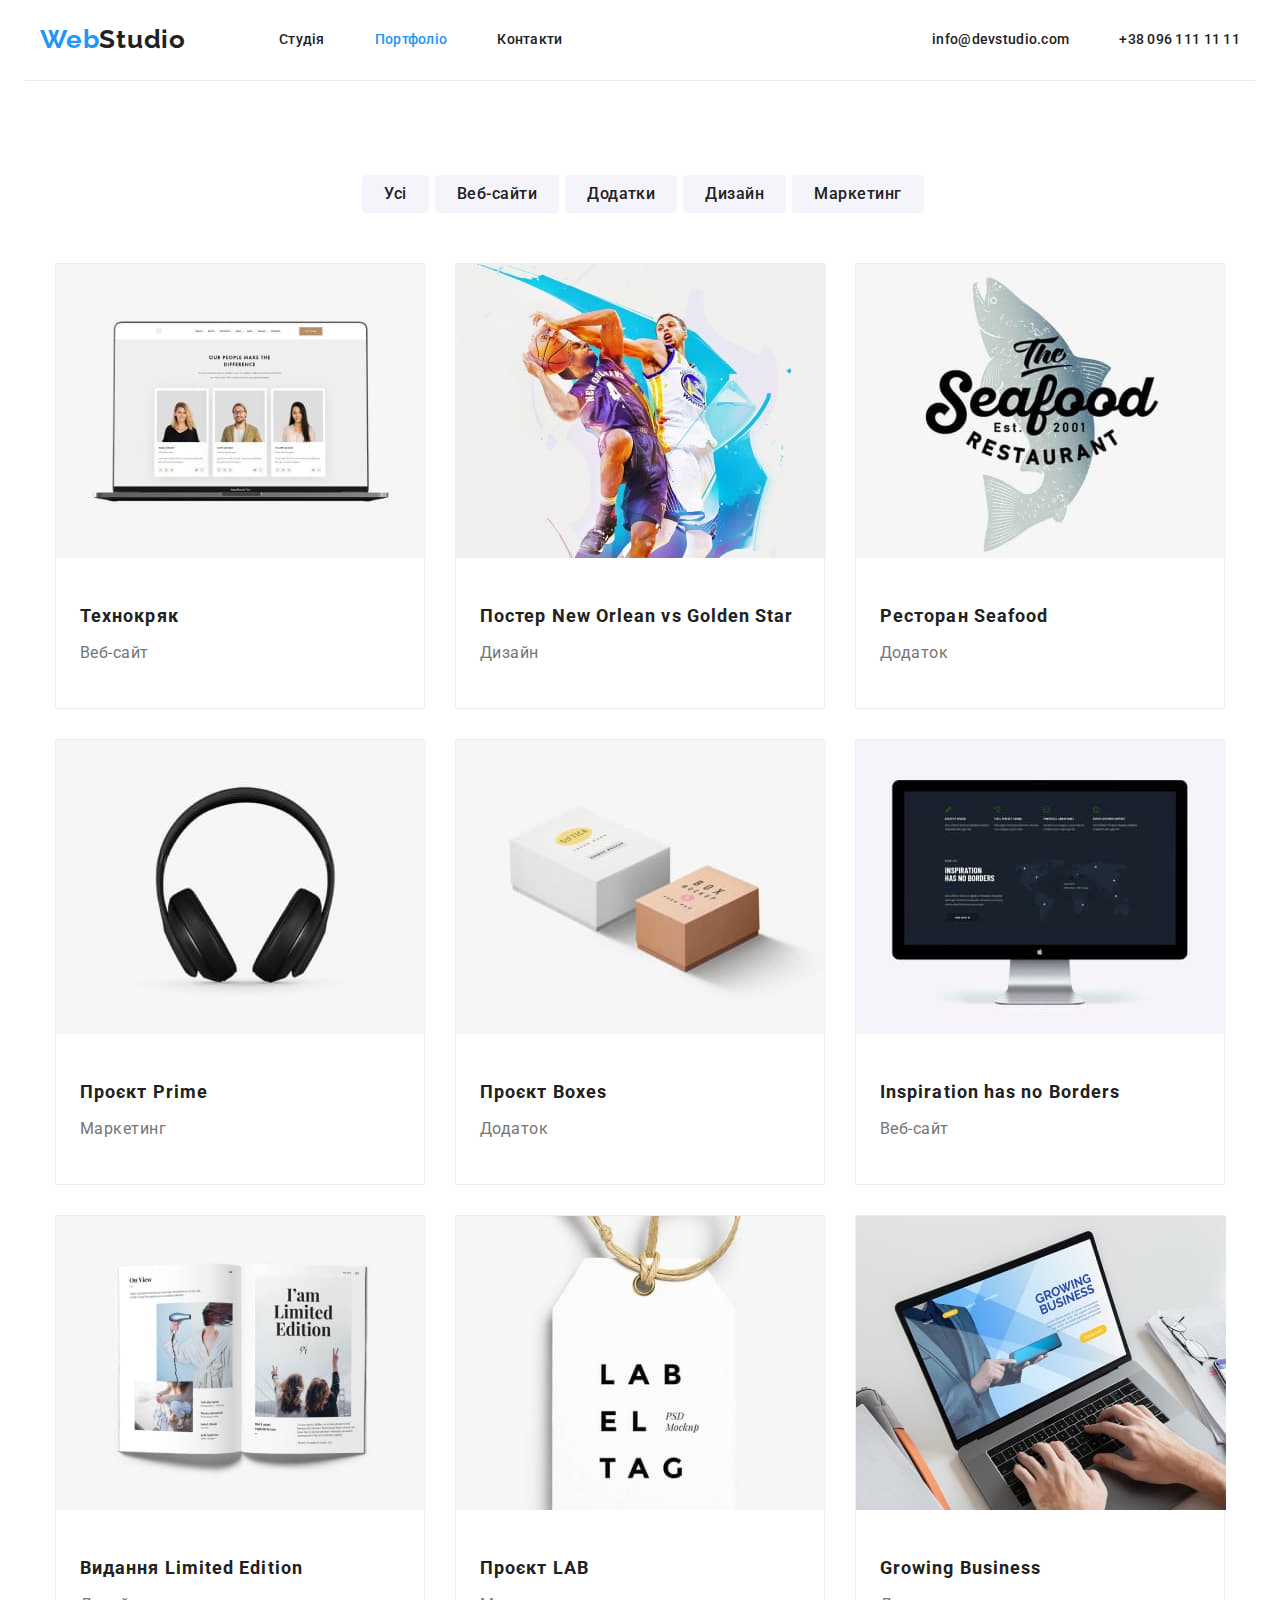
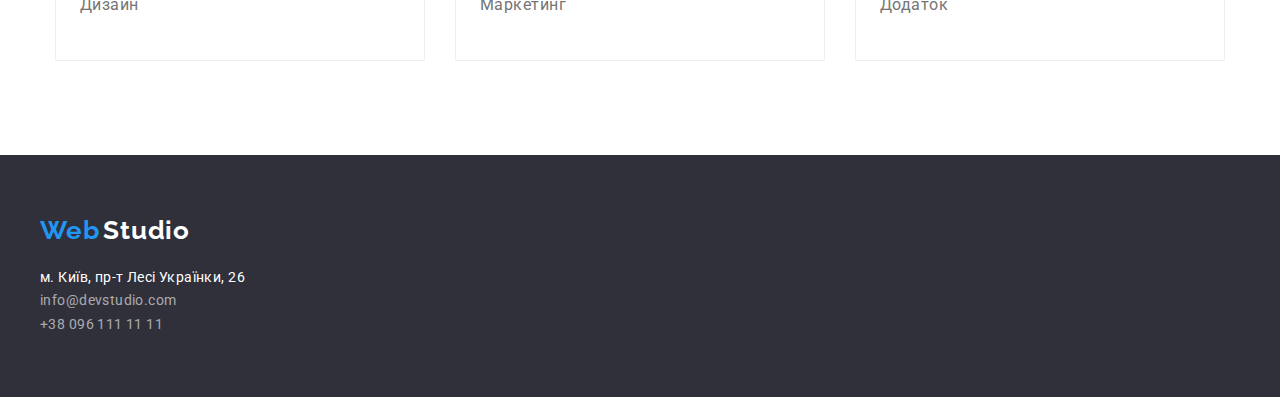
<file: portfolio.html>
<!DOCTYPE html>
<html lang="uk">

<head>
  <meta charset="UTF-8" />
  <meta http-equiv="X-UA-Compatible" content="IE=edge" />
  <meta name="viewport" content="width=device-width, initial-scale=1.0" />
  <title>Портфоліо</title>
  <link rel="preconnect" href="https://fonts.googleapis.com">
  <link rel="preconnect" href="https://fonts.gstatic.com" crossorigin>
  <link href="https://fonts.googleapis.com/css2?family=Raleway:wght@700&family=Roboto:wght@400;500;700;900&display=swap"
    rel="stylesheet">
  <link rel="stylesheet" href="https://cdnjs.cloudflare.com/ajax/libs/modern-normalize/1.1.0/modern-normalize.min.css">
  <link rel="stylesheet" href="./css/styles.css" />


</head>

<body>
  <header>
    <div class="container header">
      <a href="/" class="logo"> <span class="logo-title">Web</span>Studio </a>
      <nav>
        <ul class="site-nav list">
          <li class="item"><a href="./index.html" class="link">Студія</a></li>
          <li class="item"><a href="./portfolio.html" class="link current">Портфоліо</a></li>
          <li class="item"><a href="" class="link">Контакти</a></li>
        </ul>
      </nav>
      <ul class="auth-nav list">
        <li class="item">
          <a href="mailto:info@devstudio.com" class="link">info@devstudio.com</a>
        </li>
        <li class="item">
          <a href="tel:+380961111111" class="link">+38 096 111 11 11</a>
        </li>
      </ul>
    </div>
  </header>


  <main>
    <section class="section-filter">
      <h1 class=" visually-hidden">Портфоліо</h1>
      <div class="container filter">
        <ul class="filter">
          <li class="filter-btn"><button type="button">Усі</button></li>
          <li class="filter-btn"><button type="button">Веб-сайти</button></li>
          <li class="filter-btn"><button type="button">Додатки</button></li>
          <li class="filter-btn"><button type="button">Дизайн</button></li>
          <li class="filter-btn"><button type="button">Маркетинг</button></li>
        </ul>
      </div>

      <div class="container flex">
        <ul class="list-filter">
          <li class="item-filter">
            <a href="#">
              <img src="./images/portfolio/pf1.jpg" alt="foto1" width="370" height="294">
              <div class="container fotoport">
                <h2 class="foto-title">Технокряк</h2>
                <p class="p-portfolio">Веб-сайт</p>
              </div>
            </a>
          </li>
          <li class="item-filter">
            <a href="#">
              <img src="./images/portfolio/pf2.jpg" alt="foto2" width="370" height="294">
              <div class="container fotoport">
                <h2 class="foto-title">Постер New Orlean vs Golden Star</h2>
                <p class="p-portfolio">Дизайн</p>
              </div>
            </a>
          </li>
          <li class="item-filter">
            <a href="#">
              <img src="./images/portfolio/pf3.jpg" alt="foto3" width="370" height="294">
              <div class="container fotoport">
                <h2 class="foto-title">Ресторан Seafood</h2>
                <p class="p-portfolio">Додаток</p>
              </div>
            </a>
          </li>
          <li class="item-filter">
            <a href="#">
              <img src="./images/portfolio/pf4.jpg" alt="foto4" width="370" height="294">
              <div class="container fotoport">
                <h2 class="foto-title">Проєкт Prime</h2>
                <p class="p-portfolio">Маркетинг</p>
              </div>
            </a>
          </li>
          <li class="item-filter">
            <a href="#">
              <img src="./images/portfolio/pf5.jpg" alt="foto5" width="370" height="294">
              <div class="container fotoport">
                <h2 class="foto-title">Проєкт Boxes</h2>
                <p class="p-portfolio">Додаток</p>
              </div>
            </a>
          </li>
          <li class="item-filter">
            <a href="#">
              <img src="./images/portfolio/pf6.jpg" alt="foto6" width="370" height="294">
              <div class="container fotoport">
                <h2 class="foto-title">Inspiration has no Borders</h2>
                <p class="p-portfolio">Веб-сайт</p>
              </div>
            </a>
          </li>
          <li class="item-filter">
            <a href="#">
              <img src="./images/portfolio/pf7.jpg" alt="foto7" width="370" height="294">
              <div class="container fotoport">
                <h2 class="foto-title">Видання Limited Edition</h2>
                <p class="p-portfolio">Дизайн</p>
              </div>
            </a>
          </li>
          <li class="item-filter">
            <a href="#">
              <img src="./images/portfolio/pf8.jpg" alt="foto8" width="370" height="294">
              <div class="container fotoport">
                <h2 class="foto-title">Проєкт LAB</h2>
                <p class="p-portfolio">Маркетинг</p>
              </div>
            </a>
          </li>
          <li class="item-filter">
            <a href="#">
              <img src="./images/portfolio/pf9.jpg" alt="foto9" width="370" height="294">
              <div class="container fotoport">
                <h2 class="foto-title">Growing Business</h2>
                <p class="p-portfolio">Додаток</p>
              </div>
            </a>
          </li>
          </a>
        </ul>
      </div>


    </section>
  </main>
</body>
<footer class="footer">
  <div class="container">
    <a href="/" class="logo-footer"> <span class="logo-title">Web</span> <span class="footer-logo">Studio</span></a>
    <address>
      <ul class="list-footer">
        <li class="link-footer">
          <a href="https://goo.gl/maps/RN6VaMhkWxTvhAsJA" target="_blank" rel="noopener noreferrer nofollow">
            <span class="geo">м. Київ, пр-т Лесі Українки, 26</span> </a>
        </li>
        <li class="link-footer"><a href="mailto:info@devstudio.com">info@devstudio.com</a></li>
        <li class="link-footer"><a href="tel:380961111111">+38 096 111 11 11</a></li>
      </ul>
    </address>
  </div>
</footer>

</html>
</file>
<file: css/styles.css>
:root {
  --primary-text-color: #212121;
  --title-tex-color: #757575;
  --accent-color: #2196f3;
  --pimary-white-color: #ffffff;
  --secondary-white-color: #f5f5f5;
  --primary-background-color: #2f303a;
  --footer-color: rgba(255, 255, 255, 0.6);
  --color-btn-bg: #f5f4fa;
}

body {
  color: var(--primary-text-color);
  font-family: Roboto, sans-serif;
}

/* Утіліти */
.list,
.filter,
.list-item,
.list-filter,
.list-style,
.list-examples,
.list-team,
.list-footer {
  list-style: none;
  padding: 0;
  margin: 0;
}

*,
*::before,
*::after {
  box-sizing: border-box;
}

h1,
h2,
h3,
h4,
h5,
h6,
p,
ul {
  margin-top: 0;
  margin-bottom: 0;
}

.container {
  max-width: 1230px;
  margin-left: auto;
  margin-right: auto;
  /* outline: 2px solid tomato; */
  padding-left: 15px;
  padding-right: 15px;
}

.section-hero,
.section-preferens,
.section-examples,
.section-team,
.section-filter {
  padding-top: 94px;
  padding-bottom: 94px;
}

.logo {
  padding-top: 24px;
  padding-bottom: 25px;

  color: var(--primary-text-color);
  font-family: Raleway, sans-serif;
  font-weight: 700;
  font-size: 26px;
  line-height: 1.19;
  letter-spacing: 0.03em;
  text-decoration: none;
}

.logo-title {
  color: var(--accent-color);
  font-family: 'Raleway';
  font-style: normal;
  font-weight: 700;
  font-size: 26px;
  line-height: 1.19;
  letter-spacing: 0.03em;
}

/* site-nav */
.header {
  display: flex;
  align-items: center;
  width: 1600px;
  border-bottom: 1px solid #ececec;
}

.site-nav {
  display: flex;
  margin-left: 93px;
}

.site-nav .item + .item {
  margin-left: 50px;
}

.site-nav .link {
  display: block;
  padding-top: 32px;
  padding-bottom: 32px;

  color: var(--primary-text-color);
  font-weight: 500;
  font-size: 14px;
  line-height: 1.14;
  letter-spacing: 0.02em;
  text-decoration: none;
}

.site-nav .link:hover,
.site-nav .link:focus {
  color: var(--accent-color);
}

.site-nav .link.current {
  color: var(--accent-color);
}

/* auth-nav */

.auth-nav {
  display: flex;
  margin-left: auto;
}

.auth-nav .link {
  display: block;
  padding-top: 32px;
  padding-bottom: 32px;
  padding-left: 50px;
  color: var(--primary-text-color);
  font-weight: 500;
  font-size: 14px;
  line-height: 1.14;
  letter-spacing: 0.02em;
  text-decoration: none;
}

.auth-nav .link:hover,
.auth-nav .link:focus {
  color: var(--accent-color);
  font-weight: 500;
  font-size: 14px;
  line-height: 1.14;
  letter-spacing: 0.02em;
}

/* hero */

.section-hero {
  max-width: 1600px;
  background-color: var(--primary-background-color);
  text-align: center;
  padding-top: 200px;
  padding-bottom: 200px;
  margin-left: auto;
  margin-right: auto;
}

.hero {
  display: block;
  /* background-color: var(--primary-background-color); */
  background-image: url(../images/hat.jpg);
}

.hero-title {
  display: block;
  color: var(--pimary-white-color);
  font-weight: 900;
  font-size: 44px;
  line-height: 1.36;
  letter-spacing: 0.06em;
  margin-bottom: 30px;
}

/* button */

.hero-button {
  display: block;
  padding: 10px 34px;
  min-width: 216px;
  text-align: center;
  border-radius: 4px;

  font-weight: 700;
  font-size: 16px;
  line-height: 1.87;
  letter-spacing: 0.06em;
  color: var(--pimary-white-color);
  background-color: var(--accent-color);
  cursor: pointer;
  border: none;
  margin-left: auto;
  margin-right: auto;
}

.link :hover,
.link :focus {
  background-color: var(--accent-color);
  color: var(--pimary-white-color);
}

/* section */

.list-item {
  display: flex;
  flex-wrap: wrap;
  gap: 30px;
  justify-content: space-between;
}

.itempr {
  max-width: 270px;
}

.itempr .section-preferens {
  color: var(--primary-text-color);
  font-weight: 500;
  font-size: 16px;
  line-height: 1.18;
}

.itempr .title-preferens {
  font-size: 14px;
  line-height: 1.14;
  letter-spacing: 0.03em;
}

.p-preferens {
  padding-top: 10px;
  font-size: 14px;
  line-height: 1.71;
  letter-spacing: 0.03em;
  color: var(--title-tex-color);
}

/* Чим ми займаємось */

.section-examples {
  padding-top: 0;
}

.list-examples {
  display: flex;
  flex-wrap: nowrap;
  justify-content: space-between;
}

.list-examples .link-examples + .link-examples {
  margin-left: 30px;
}

/* .list-examples:nth-last-child(3n) {
  margin: 0;
} */

.title-examples {
  text-align: center;
  padding-bottom: 50px;
  margin: auto;
  font-size: 36px;
  line-height: 1.16;
  letter-spacing: 0.03em;
  color: var(--primary-text-color);
}

/* Наша команда */

.list-team {
  display: flex;
  flex-wrap: wrap;
  justify-content: center;
  background-color: var(--pimary-white-color);
  box-shadow: 0px 1px 3px rgba(0, 0, 0, 0.12), 0px 1px 1px rgba(0, 0, 0, 0.14),
    0px 2px 1px rgba(0, 0, 0, 0.2);
  border-radius: 0px 0px 4px 4px;
}

.list-team .link-team + .link-team {
  margin-left: 30px;
}

.team-title {
  padding-top: 20px;
  font-weight: 500;
  font-size: 16px;
  line-height: 1.18;
  letter-spacing: 0.03em;
  color: var(--primary-text-color);
  text-align: center;
}

.p-team {
  padding-top: 4px;
  padding-bottom: 30px;
  font-size: 16px;
  line-height: 1.18;
  letter-spacing: 0.03em;
  color: var(--title-tex-color);
  text-align: center;
}

.section-team {
  background-color: var(--color-btn-bg);
}

/* footer */
.footer {
  max-width: 1600px;
  background-color: var(--primary-background-color);
  padding-top: 60px;
  padding-bottom: 60px;
  margin-left: auto;
  margin-right: auto;
}

.link-footer .geo {
  font-size: 14px;
  line-height: 1.71;
  letter-spacing: 0.03em;
  color: var(--pimary-white-color);
  background: var(--primary-background-color);
}

.link-footer a {
  font-style: normal;
  font-size: 14px;
  line-height: 1.71;
  letter-spacing: 0.03em;
  color: var(--footer-color);
  background: var(--primary-background-color);
  text-decoration: none;
}

.link-footer :hover,
.link-footer :focus {
  color: var(--accent-color);
}

.footer-logo {
  font-family: 'Raleway';
  font-style: normal;
  font-weight: 700;
  font-size: 26px;
  line-height: 1.19;
  letter-spacing: 0.03em;
  color: var(--pimary-white-color);
}
.logo-footer {
  display: block;
  margin-bottom: 20px;
}

/* portfolio */

.list-filter {
  display: flex;
  flex-wrap: wrap;
  list-style: none;
  gap: 30px;
}

.item-filter {
  width: 370px;
  border: 1px solid #eeeeee;
}
a img {
  display: block;
}

.fotoport {
  padding-top: 20px;
  padding-right: 24px;
  padding-bottom: 20px;
  padding-left: 24px;
}

.item-filter:nth-child(3n) {
  margin: 0;
}

.item-filter:nth-last-child(-n + 3) {
  margin-bottom: 0;
}

.flex,
.filter {
  width: 1200px;
}

.foto-title {
  padding-top: 20px;
  padding-bottom: 4px;

  font-weight: 700;
  font-size: 18px;
  line-height: 2;
  letter-spacing: 0.06em;
  color: var(--primary-text-color);
}

.p-portfolio {
  padding-bottom: 20px;
  font-weight: 400;

  font-size: 16px;
  line-height: 1.87;
  letter-spacing: 0.03em;
  color: var(--title-tex-color);
}

a {
  text-decoration: none;
}

.filter {
  display: flex;
  justify-content: center;
}

/* Кнопки (фільтр) */
.filter-btn button {
  color: var(--primary-text-color);
  font-weight: 500;
  font-size: 16px;
  line-height: 1.62;
  letter-spacing: 0.03em;
  border: none;
  border-radius: 4px;
  cursor: pointer;
  background-color: var(--color-btn-bg);
  padding: 6px 22px;
  margin-bottom: 50px;
  margin-left: 6px;
}

.filter-btn :hover,
.filter-btn :focus {
  background-color: var(--accent-color);
  color: var(--pimary-white-color);
}

.visually-hidden {
  position: absolute;
  white-space: nowrap;
  width: 1px;
  height: 1px;
  overflow: hidden;
  border: 0;
  padding: 0;
  clip: rect(0 0 0 0);
  clip-path: inset(50%);
  margin: -1px;
}
</file>
